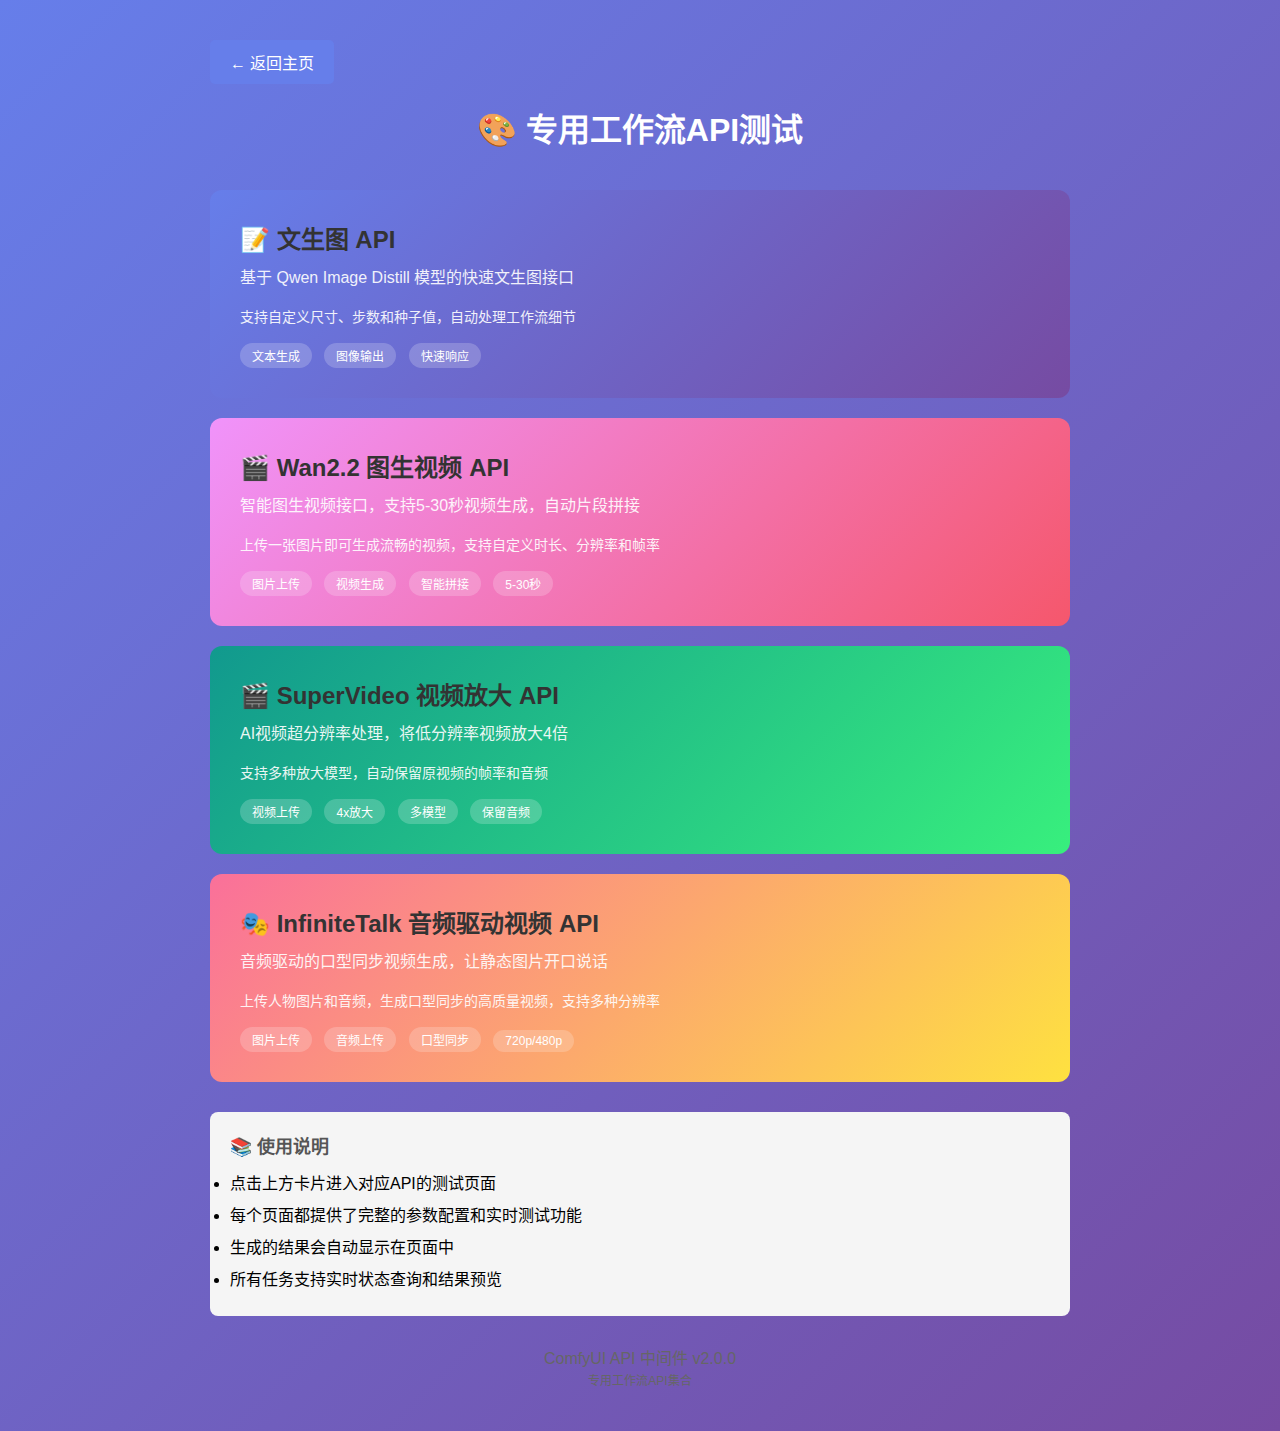
<file: static/specialized/index.html>
<!DOCTYPE html>
<html lang="zh-CN">
<head>
  <meta charset="UTF-8">
  <meta name="viewport" content="width=device-width, initial-scale=1.0">
  <title>专用工作流API测试</title>
  <link rel="stylesheet" href="style.css">
  <style>
    .api-card {
      background: linear-gradient(135deg, #667eea 0%, #764ba2 100%);
      color: white;
      padding: 30px;
      border-radius: 12px;
      margin-bottom: 20px;
      cursor: pointer;
      transition: transform 0.3s, box-shadow 0.3s;
    }
    
    .api-card:hover {
      transform: translateY(-5px);
      box-shadow: 0 10px 30px rgba(0,0,0,0.3);
    }
    
    .api-card h2 {
      margin: 0 0 10px 0;
      font-size: 24px;
    }
    
    .api-card p {
      margin: 5px 0;
      opacity: 0.9;
    }
    
    .api-card .tag {
      display: inline-block;
      background: rgba(255,255,255,0.2);
      padding: 4px 12px;
      border-radius: 20px;
      font-size: 12px;
      margin-right: 8px;
      margin-top: 10px;
    }
    
    .back-button {
      display: inline-block;
      padding: 10px 20px;
      background: #667eea;
      color: white;
      text-decoration: none;
      border-radius: 5px;
      margin-bottom: 20px;
    }
    
    .back-button:hover {
      background: #764ba2;
    }
  </style>
</head>
<body>
  <div class="container">
    <a href="/" class="back-button">← 返回主页</a>
    
    <h1 style="text-align: center; margin-bottom: 40px;">🎨 专用工作流API测试</h1>
    
    <div class="api-card" onclick="location.href='text2image.html'">
      <h2>📝 文生图 API</h2>
      <p>基于 Qwen Image Distill 模型的快速文生图接口</p>
      <p style="font-size: 14px; margin-top: 15px;">支持自定义尺寸、步数和种子值，自动处理工作流细节</p>
      <div>
        <span class="tag">文本生成</span>
        <span class="tag">图像输出</span>
        <span class="tag">快速响应</span>
      </div>
    </div>
    
    <div class="api-card" onclick="location.href='wan22_i2v.html'" style="background: linear-gradient(135deg, #f093fb 0%, #f5576c 100%);">
      <h2>🎬 Wan2.2 图生视频 API</h2>
      <p>智能图生视频接口，支持5-30秒视频生成，自动片段拼接</p>
      <p style="font-size: 14px; margin-top: 15px;">上传一张图片即可生成流畅的视频，支持自定义时长、分辨率和帧率</p>
      <div>
        <span class="tag">图片上传</span>
        <span class="tag">视频生成</span>
        <span class="tag">智能拼接</span>
        <span class="tag">5-30秒</span>
      </div>
    </div>
    
    <div class="api-card" onclick="location.href='super_video.html'" style="background: linear-gradient(135deg, #11998e 0%, #38ef7d 100%);">
      <h2>🎬 SuperVideo 视频放大 API</h2>
      <p>AI视频超分辨率处理，将低分辨率视频放大4倍</p>
      <p style="font-size: 14px; margin-top: 15px;">支持多种放大模型，自动保留原视频的帧率和音频</p>
      <div>
        <span class="tag">视频上传</span>
        <span class="tag">4x放大</span>
        <span class="tag">多模型</span>
        <span class="tag">保留音频</span>
      </div>
    </div>
    
    <div class="api-card" onclick="location.href='infinitetalk_i2v.html'" style="background: linear-gradient(135deg, #fa709a 0%, #fee140 100%);">
      <h2>🎭 InfiniteTalk 音频驱动视频 API</h2>
      <p>音频驱动的口型同步视频生成，让静态图片开口说话</p>
      <p style="font-size: 14px; margin-top: 15px;">上传人物图片和音频，生成口型同步的高质量视频，支持多种分辨率</p>
      <div>
        <span class="tag">图片上传</span>
        <span class="tag">音频上传</span>
        <span class="tag">口型同步</span>
        <span class="tag">720p/480p</span>
      </div>
    </div>
    
    <div style="background: #f5f5f5; padding: 20px; border-radius: 8px; margin-top: 30px;">
      <h3>📚 使用说明</h3>
      <ul style="line-height: 2;">
        <li>点击上方卡片进入对应API的测试页面</li>
        <li>每个页面都提供了完整的参数配置和实时测试功能</li>
        <li>生成的结果会自动显示在页面中</li>
        <li>所有任务支持实时状态查询和结果预览</li>
      </ul>
    </div>
    
    <div style="text-align: center; margin-top: 30px; color: #666;">
      <p>ComfyUI API 中间件 v2.0.0</p>
      <p style="font-size: 12px;">专用工作流API集合</p>
    </div>
  </div>
</body>
</html>
</file>
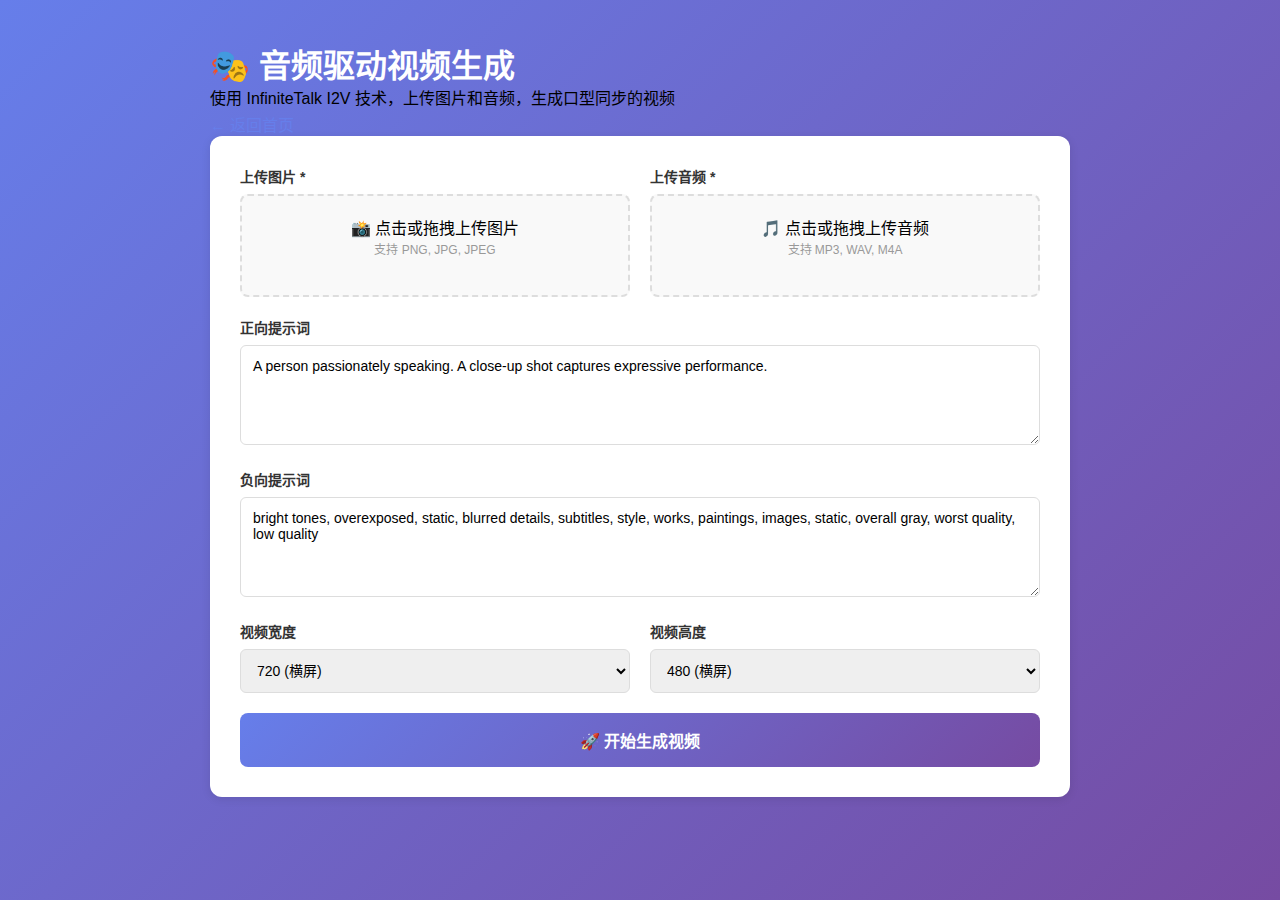
<file: static/specialized/infinitetalk_i2v.html>
<!DOCTYPE html>
<html lang="zh-CN">
<head>
  <meta charset="UTF-8">
  <meta name="viewport" content="width=device-width, initial-scale=1.0">
  <title>音频驱动视频生成 - InfiniteTalk I2V</title>
  <link rel="stylesheet" href="style.css">
  <style>
    .form-container {
      background: white;
      padding: 30px;
      border-radius: 12px;
      box-shadow: 0 2px 10px rgba(0,0,0,0.1);
      margin-bottom: 30px;
    }
    
    .form-group {
      margin-bottom: 20px;
    }
    
    .form-group label {
      display: block;
      margin-bottom: 8px;
      font-weight: 600;
      color: #333;
    }
    
    .form-group input, .form-group textarea, .form-group select {
      width: 100%;
      padding: 12px;
      border: 1px solid #ddd;
      border-radius: 6px;
      font-size: 14px;
      box-sizing: border-box;
      font-family: inherit;
    }
    
    .form-group textarea {
      min-height: 100px;
      resize: vertical;
    }
    
    .form-row {
      display: grid;
      grid-template-columns: 1fr 1fr;
      gap: 20px;
    }
    
    .file-upload-area {
      border: 2px dashed #ddd;
      border-radius: 8px;
      padding: 20px;
      text-align: center;
      cursor: pointer;
      transition: all 0.3s;
      background: #f9f9f9;
    }
    
    .file-upload-area:hover {
      border-color: #667eea;
      background: #f0f0ff;
    }
    
    .file-upload-area.dragover {
      border-color: #667eea;
      background: #e6e6ff;
    }
    
    .file-preview {
      margin-top: 15px;
      max-width: 100%;
    }
    
    .file-preview img {
      max-width: 100%;
      max-height: 300px;
      border-radius: 8px;
    }
    
    .file-preview audio {
      width: 100%;
      margin-top: 10px;
    }
    
    .file-info {
      margin-top: 10px;
      font-size: 14px;
      color: #666;
    }
    
    .submit-btn {
      width: 100%;
      padding: 15px;
      background: linear-gradient(135deg, #667eea 0%, #764ba2 100%);
      color: white;
      border: none;
      border-radius: 8px;
      font-size: 16px;
      font-weight: 600;
      cursor: pointer;
      transition: transform 0.2s;
    }
    
    .submit-btn:hover {
      transform: translateY(-2px);
    }
    
    .submit-btn:disabled {
      opacity: 0.6;
      cursor: not-allowed;
      transform: none;
    }
    
    .result-container {
      background: white;
      padding: 30px;
      border-radius: 12px;
      box-shadow: 0 2px 10px rgba(0,0,0,0.1);
      display: none;
    }
    
    .result-container.show {
      display: block;
    }
    
    .result-video {
      width: 100%;
      border-radius: 8px;
      margin-top: 15px;
    }
    
    .status-badge {
      display: inline-block;
      padding: 6px 12px;
      border-radius: 20px;
      font-size: 14px;
      font-weight: 600;
    }
    
    .status-pending {
      background: #fff3cd;
      color: #856404;
    }
    
    .status-running {
      background: #cfe2ff;
      color: #084298;
    }
    
    .status-completed {
      background: #d1e7dd;
      color: #0f5132;
    }
    
    .status-failed {
      background: #f8d7da;
      color: #842029;
    }
    
    .progress-bar {
      width: 100%;
      height: 8px;
      background: #e9ecef;
      border-radius: 4px;
      overflow: hidden;
      margin: 15px 0;
    }
    
    .progress-fill {
      height: 100%;
      background: linear-gradient(90deg, #667eea, #764ba2);
      transition: width 0.3s;
      animation: progress-animation 2s infinite;
    }
    
    @keyframes progress-animation {
      0% {
        background-position: 0% 50%;
      }
      50% {
        background-position: 100% 50%;
      }
      100% {
        background-position: 0% 50%;
      }
    }
    
    .info-box {
      background: #f8f9fa;
      padding: 15px;
      border-radius: 8px;
      margin-top: 15px;
    }
    
    .info-box h4 {
      margin: 0 0 10px 0;
      color: #333;
    }
    
    .info-item {
      display: flex;
      justify-content: space-between;
      padding: 5px 0;
      border-bottom: 1px solid #dee2e6;
    }
    
    .info-item:last-child {
      border-bottom: none;
    }
    
    .info-label {
      font-weight: 600;
      color: #666;
    }
    
    .info-value {
      color: #333;
    }
    
    .video-gallery {
      display: grid;
      gap: 20px;
      margin-top: 20px;
    }
    
    .video-item {
      background: #f8f9fa;
      padding: 20px;
      border-radius: 10px;
      box-shadow: 0 2px 8px rgba(0,0,0,0.1);
    }
    
    .video-item h4 {
      margin: 0 0 15px 0;
      color: #333;
      font-size: 16px;
    }
    
    .video-actions {
      display: flex;
      gap: 10px;
      margin-top: 15px;
      flex-wrap: wrap;
    }
    
    .download-btn {
      display: inline-block;
      padding: 10px 20px;
      background: linear-gradient(135deg, #667eea 0%, #764ba2 100%);
      color: white;
      text-decoration: none;
      border-radius: 8px;
      font-size: 14px;
      font-weight: 600;
      transition: transform 0.2s;
    }
    
    .download-btn:hover {
      transform: translateY(-2px);
    }
  </style>
</head>
<body>
  <div class="container">
    <div class="header">
      <h1>🎭 音频驱动视频生成</h1>
      <p>使用 InfiniteTalk I2V 技术，上传图片和音频，生成口型同步的视频</p>
      <a href="index.html" class="back-link">← 返回首页</a>
    </div>

    <div class="form-container">
      <form id="generateForm">
        <!-- 文件上传区域 -->
        <div class="form-row">
          <div class="form-group">
            <label for="imageUpload">上传图片 *</label>
            <div class="file-upload-area" id="imageDropZone">
              <input type="file" id="imageUpload" accept="image/*" style="display: none;">
              <div class="upload-text">
                <p>📸 点击或拖拽上传图片</p>
                <p style="font-size: 12px; color: #999;">支持 PNG, JPG, JPEG</p>
              </div>
              <div id="imagePreview" class="file-preview"></div>
            </div>
          </div>

          <div class="form-group">
            <label for="audioUpload">上传音频 *</label>
            <div class="file-upload-area" id="audioDropZone">
              <input type="file" id="audioUpload" accept="audio/*" style="display: none;">
              <div class="upload-text">
                <p>🎵 点击或拖拽上传音频</p>
                <p style="font-size: 12px; color: #999;">支持 MP3, WAV, M4A</p>
              </div>
              <div id="audioPreview" class="file-preview"></div>
            </div>
          </div>
        </div>

        <!-- 提示词 -->
        <div class="form-group">
          <label for="prompt">正向提示词</label>
          <textarea 
            id="prompt" 
            placeholder="描述期望的视频内容..."
          >A person passionately speaking. A close-up shot captures expressive performance.</textarea>
        </div>

        <div class="form-group">
          <label for="negativePrompt">负向提示词</label>
          <textarea 
            id="negativePrompt" 
            placeholder="描述不希望出现的内容..."
          >bright tones, overexposed, static, blurred details, subtitles, style, works, paintings, images, static, overall gray, worst quality, low quality</textarea>
        </div>

        <!-- 视频参数 -->
        <div class="form-row">
          <div class="form-group">
            <label for="width">视频宽度</label>
            <select id="width">
              <option value="720">720 (横屏)</option>
              <option value="480">480 (竖屏)</option>
              <option value="832">832 (宽屏)</option>
            </select>
          </div>

          <div class="form-group">
            <label for="height">视频高度</label>
            <select id="height">
              <option value="480">480 (横屏)</option>
              <option value="720">720 (竖屏)</option>
            </select>
          </div>
        </div>

        <!-- 隐藏的参数（使用默认值）-->
        <input type="hidden" id="audioStartTime" value="0:00">
        <input type="hidden" id="audioEndTime" value="10:00">
        <input type="hidden" id="steps" value="4">
        <input type="hidden" id="cfg" value="1.0">
        <input type="hidden" id="shift" value="11.0">
        <input type="hidden" id="fps" value="25">
        <input type="hidden" id="seed" value="">
        <input type="hidden" id="timeout" value="600">
        
        <!-- 音频时长显示 -->
        <div id="audioDurationInfo" style="display: none; margin: 15px 0; padding: 15px; background: #e3f2fd; border-radius: 8px; color: #1976d2;">
          <strong>📊 音频信息：</strong>
          <span id="audioDurationText"></span>
        </div>

        <button type="submit" class="submit-btn" id="submitBtn">
          🚀 开始生成视频
        </button>
      </form>
    </div>

    <!-- 结果显示区域 -->
    <div class="result-container" id="resultContainer">
      <h2>生成结果</h2>
      <div class="status-info">
        <span>状态: </span>
        <span class="status-badge" id="statusBadge">等待中</span>
      </div>
      
      <div class="progress-bar" id="progressBar" style="display: none;">
        <div class="progress-fill" style="width: 100%;"></div>
      </div>

      <div class="info-box">
        <h4>任务信息</h4>
        <div class="info-item">
          <span class="info-label">任务ID:</span>
          <span class="info-value" id="taskId">-</span>
        </div>
        <div class="info-item">
          <span class="info-label">视频尺寸:</span>
          <span class="info-value" id="videoSize">-</span>
        </div>
        <div class="info-item">
          <span class="info-label">随机种子:</span>
          <span class="info-value" id="seedValue">-</span>
        </div>
      </div>

      <div id="videoResult"></div>
      <div id="errorMessage" style="color: #dc3545; margin-top: 15px;"></div>
    </div>
  </div>

  <script src="infinitetalk_i2v.js"></script>
</body>
</html>
</file>
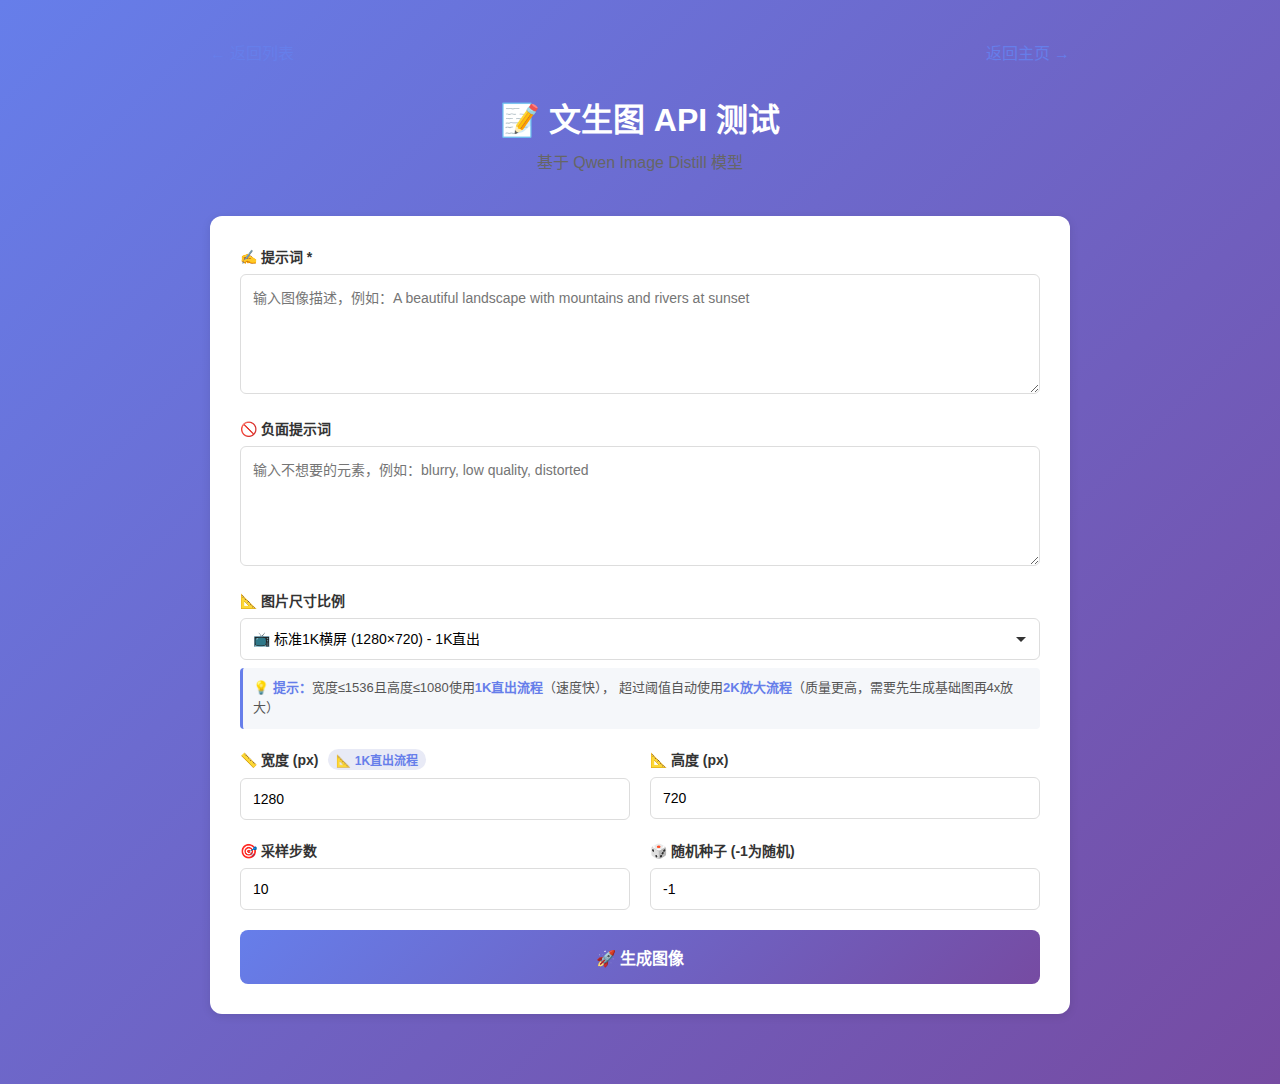
<file: static/specialized/text2image.html>
<!DOCTYPE html>
<html lang="zh-CN">
<head>
  <meta charset="UTF-8">
  <meta name="viewport" content="width=device-width, initial-scale=1.0">
  <title>文生图 API 测试</title>
  <link rel="stylesheet" href="style.css">
  <style>
    .form-container {
      background: white;
      padding: 30px;
      border-radius: 12px;
      box-shadow: 0 2px 10px rgba(0,0,0,0.1);
      margin-bottom: 30px;
    }
    
    .form-group {
      margin-bottom: 20px;
    }
    
    .form-group label {
      display: block;
      margin-bottom: 8px;
      font-weight: 600;
      color: #333;
    }
    
    .form-group input, .form-group textarea, .form-group select {
      width: 100%;
      padding: 12px;
      border: 1px solid #ddd;
      border-radius: 6px;
      font-size: 14px;
      box-sizing: border-box;
      font-family: inherit;
    }
    
    .form-group select {
      cursor: pointer;
      background-color: white;
      appearance: none;
      background-image: url("data:image/svg+xml,%3Csvg xmlns='http://www.w3.org/2000/svg' width='12' height='12' viewBox='0 0 12 12'%3E%3Cpath fill='%23333' d='M6 9L1 4h10z'/%3E%3C/svg%3E");
      background-repeat: no-repeat;
      background-position: right 12px center;
      padding-right: 36px;
    }
    
    .form-group textarea {
      min-height: 120px;
      resize: vertical;
    }
    
    .form-row {
      display: grid;
      grid-template-columns: 1fr 1fr;
      gap: 20px;
    }
    
    .submit-btn {
      width: 100%;
      padding: 15px;
      background: linear-gradient(135deg, #667eea 0%, #764ba2 100%);
      color: white;
      border: none;
      border-radius: 8px;
      font-size: 16px;
      font-weight: 600;
      cursor: pointer;
      transition: transform 0.2s;
    }
    
    .submit-btn:hover {
      transform: translateY(-2px);
    }
    
    .submit-btn:disabled {
      opacity: 0.6;
      cursor: not-allowed;
    }
    
    .result-container {
      background: white;
      padding: 30px;
      border-radius: 12px;
      box-shadow: 0 2px 10px rgba(0,0,0,0.1);
      display: none;
    }
    
    .result-container.show {
      display: block;
    }
    
    .result-image {
      width: 100%;
      border-radius: 8px;
      margin-top: 15px;
    }
    
    .status-badge {
      display: inline-block;
      padding: 6px 15px;
      border-radius: 20px;
      font-size: 14px;
      font-weight: 600;
    }
    
    .status-submitted { background: #ffd93d; color: #333; }
    .status-running { background: #6bcf7f; color: white; }
    .status-completed { background: #4caf50; color: white; }
    .status-failed { background: #f44336; color: white; }
    
    .aspect-ratio-hint {
      margin-top: 8px;
      padding: 10px;
      background: #f5f7fa;
      border-left: 3px solid #667eea;
      border-radius: 4px;
      font-size: 13px;
      color: #555;
      line-height: 1.6;
    }
    
    .aspect-ratio-hint strong {
      color: #667eea;
    }
    
    .size-info {
      display: inline-block;
      margin-left: 10px;
      padding: 2px 8px;
      background: #e8eaf6;
      border-radius: 12px;
      font-size: 12px;
      color: #667eea;
      font-weight: 600;
    }
  </style>
</head>
<body>
  <div class="container">
    <div style="display: flex; justify-content: space-between; align-items: center; margin-bottom: 30px;">
      <a href="index.html" style="text-decoration: none; color: #667eea;">← 返回列表</a>
      <a href="/" style="text-decoration: none; color: #667eea;">返回主页 →</a>
    </div>
    
    <h1 style="text-align: center; margin-bottom: 10px;">📝 文生图 API 测试</h1>
    <p style="text-align: center; color: #666; margin-bottom: 40px;">基于 Qwen Image Distill 模型</p>
    
    <div class="form-container">
      <form id="text2imageForm">
        <div class="form-group">
          <label for="prompt">✍️ 提示词 *</label>
          <textarea 
            id="prompt" 
            name="prompt" 
            required
            placeholder="输入图像描述，例如：A beautiful landscape with mountains and rivers at sunset"></textarea>
        </div>
        
        <div class="form-group">
          <label for="negative_prompt">🚫 负面提示词</label>
          <textarea 
            id="negative_prompt" 
            name="negative_prompt"
            placeholder="输入不想要的元素，例如：blurry, low quality, distorted"></textarea>
        </div>
        
        <div class="form-group">
          <label for="aspectRatio">📐 图片尺寸比例</label>
          <select id="aspectRatio" name="aspectRatio">
            <option value="custom">🎨 自定义</option>
            
            <optgroup label="━━━ 标准比例 ━━━">
              <option value="1280x720" selected>📺 标准1K横屏 (1280×720) - 1K直出</option>
              <option value="720x1280">📱 标准1K竖屏 (720×1280) - 2K放大</option>
              <option value="2560x1440">🖥️ 标准2K横屏 (2560×1440) - 2K放大</option>
              <option value="1440x2560">📱 标准2K竖屏 (1440×2560) - 2K放大</option>
            </optgroup>
            
            <optgroup label="━━━ 超宽屏 21:9 ━━━">
              <option value="1512x648">🎬 21:9-1K横屏 (1512×648) - 1K直出</option>
              <option value="2560x1080">🎬 21:9-2K横屏 (2560×1080) - 2K放大</option>
              <option value="464x1080">📱 9:21-1K竖屏 (464×1080) - 1K直出</option>
              <option value="1080x2560">📱 9:21-2K竖屏 (1080×2560) - 2K放大</option>
            </optgroup>
            
            <optgroup label="━━━ 全高清 16:9 ━━━">
              <option value="1536x864">🎥 16:9-1K横屏 (1536×864) - 1K直出</option>
              <option value="1920x1080">🎥 16:9-2K横屏 (1920×1080) - 2K放大</option>
              <option value="608x1080">📱 9:16-1K竖屏 (608×1080) - 1K直出</option>
              <option value="1080x1920">📱 9:16-2K竖屏 (1080×1920) - 2K放大</option>
            </optgroup>
            
            <optgroup label="━━━ 传统比例 4:3 ━━━">
              <option value="1024x768">🖼️ 4:3横屏 (1024×768) - 1K直出</option>
              <option value="768x1024">📱 3:4竖屏 (768×1024) - 1K直出</option>
              <option value="2048x1536">🖼️ 4:3-2K横屏 (2048×1536) - 2K放大</option>
              <option value="1536x2048">📱 3:4-2K竖屏 (1536×2048) - 2K放大</option>
            </optgroup>
            
            <optgroup label="━━━ 方形 1:1 ━━━">
              <option value="1080x1080">⬛ 1:1方形 (1080×1080) - 1K直出</option>
              <option value="2160x2160">⬛ 1:1-2K方形 (2160×2160) - 2K放大</option>
            </optgroup>
          </select>
          <div class="aspect-ratio-hint">
            💡 <strong>提示：</strong>宽度≤1536且高度≤1080使用<strong>1K直出流程</strong>（速度快），
            超过阈值自动使用<strong>2K放大流程</strong>（质量更高，需要先生成基础图再4x放大）
          </div>
        </div>
        
        <div class="form-row">
          <div class="form-group">
            <label for="width">📏 宽度 (px)</label>
            <input type="number" id="width" name="width" value="1280" min="256" max="2560" step="8">
          </div>
          
          <div class="form-group">
            <label for="height">📐 高度 (px)</label>
            <input type="number" id="height" name="height" value="720" min="256" max="2560" step="8">
          </div>
        </div>
        
        <div class="form-row">
          <div class="form-group">
            <label for="steps">🎯 采样步数</label>
            <input type="number" id="steps" name="steps" value="10" min="1" max="100">
          </div>
          
          <div class="form-group">
            <label for="seed">🎲 随机种子 (-1为随机)</label>
            <input type="number" id="seed" name="seed" value="-1">
          </div>
        </div>
        
        <button type="submit" class="submit-btn" id="submitBtn">
          🚀 生成图像
        </button>
      </form>
    </div>
    
    <div class="result-container" id="resultContainer">
      <h2>生成结果</h2>
      <div id="taskInfo" style="margin: 20px 0;">
        <p><strong>任务ID:</strong> <span id="taskId">-</span></p>
        <p><strong>状态:</strong> <span id="taskStatus" class="status-badge status-submitted">提交中</span></p>
        <div id="progressText" style="color: #666; margin-top: 15px; padding: 15px; background: #f5f7fa; border-radius: 8px; line-height: 1.8; font-size: 14px;"></div>
      </div>
      
      <div id="imageResult"></div>
    </div>
  </div>
  
  <script src="text2image.js"></script>
</body>
</html>
</file>
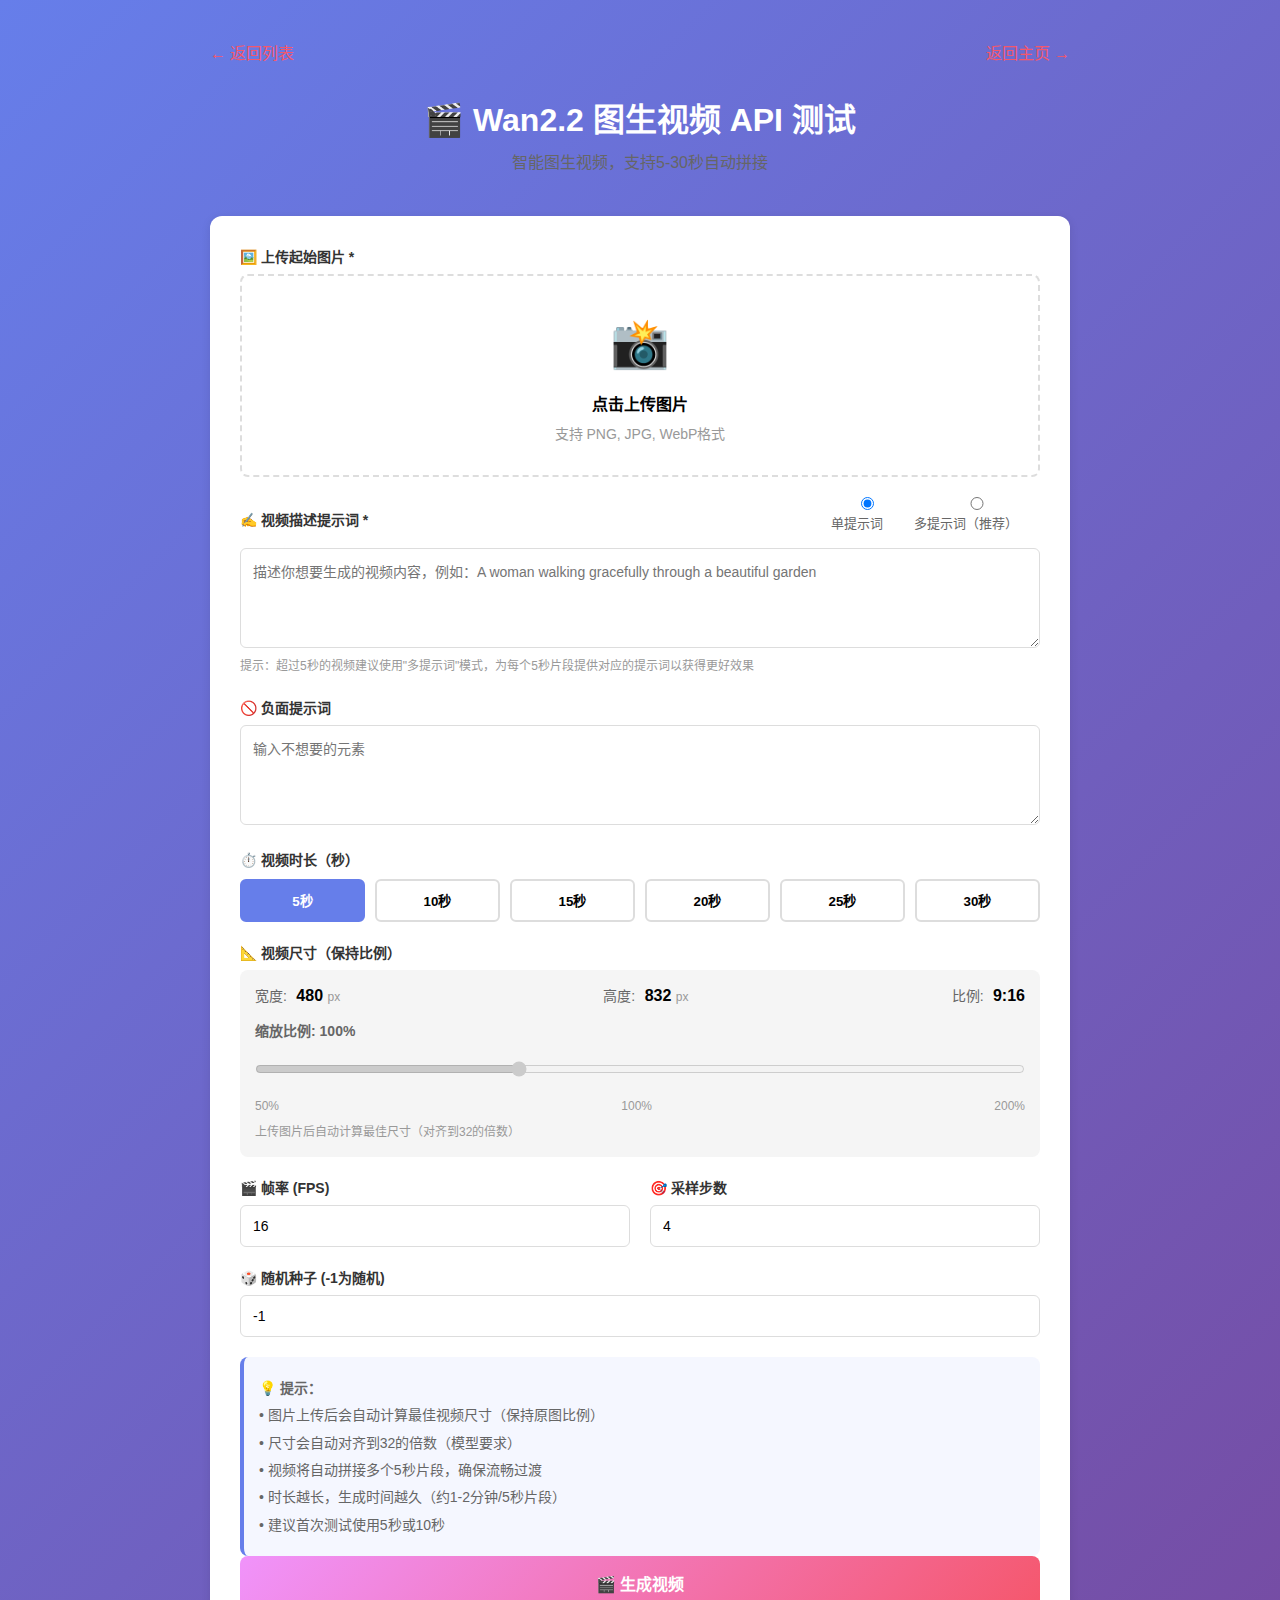
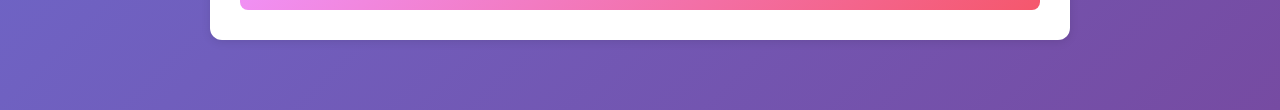
<file: static/specialized/wan22_i2v.html>
<!DOCTYPE html>
<html lang="zh-CN">
<head>
  <meta charset="UTF-8">
  <meta name="viewport" content="width=device-width, initial-scale=1.0">
  <title>Wan2.2 图生视频 API 测试</title>
  <link rel="stylesheet" href="style.css">
  <style>
    .form-container {
      background: white;
      padding: 30px;
      border-radius: 12px;
      box-shadow: 0 2px 10px rgba(0,0,0,0.1);
      margin-bottom: 30px;
    }
    
    .form-group {
      margin-bottom: 20px;
    }
    
    .form-group label {
      display: block;
      margin-bottom: 8px;
      font-weight: 600;
      color: #333;
    }
    
    .form-group input, .form-group textarea {
      width: 100%;
      padding: 12px;
      border: 1px solid #ddd;
      border-radius: 6px;
      font-size: 14px;
      box-sizing: border-box;
    }
    
    .form-group textarea {
      min-height: 100px;
      resize: vertical;
    }
    
    .form-row {
      display: grid;
      grid-template-columns: 1fr 1fr;
      gap: 20px;
    }
    
    .image-upload {
      border: 2px dashed #ddd;
      border-radius: 8px;
      padding: 30px;
      text-align: center;
      cursor: pointer;
      transition: all 0.3s;
    }
    
    .image-upload:hover {
      border-color: #667eea;
      background: #f5f7ff;
    }
    
    .image-upload.has-image {
      border-color: #4caf50;
      background: #f1f8f4;
    }
    
    .image-preview {
      max-width: 100%;
      max-height: 300px;
      border-radius: 8px;
      margin-top: 15px;
    }
    
    .duration-selector {
      display: grid;
      grid-template-columns: repeat(6, 1fr);
      gap: 10px;
      margin-top: 10px;
    }
    
    .duration-btn {
      padding: 10px;
      border: 2px solid #ddd;
      border-radius: 6px;
      background: white;
      cursor: pointer;
      font-weight: 600;
      transition: all 0.3s;
    }
    
    .duration-btn:hover {
      border-color: #667eea;
    }
    
    .duration-btn.active {
      border-color: #667eea;
      background: #667eea;
      color: white;
    }
    
    .submit-btn {
      width: 100%;
      padding: 15px;
      background: linear-gradient(135deg, #f093fb 0%, #f5576c 100%);
      color: white;
      border: none;
      border-radius: 8px;
      font-size: 16px;
      font-weight: 600;
      cursor: pointer;
      transition: transform 0.2s;
    }
    
    .submit-btn:hover {
      transform: translateY(-2px);
    }
    
    .submit-btn:disabled {
      opacity: 0.6;
      cursor: not-allowed;
    }
    
    .result-container {
      background: white;
      padding: 30px;
      border-radius: 12px;
      box-shadow: 0 2px 10px rgba(0,0,0,0.1);
      display: none;
    }
    
    .result-container.show {
      display: block;
    }
    
    .status-badge {
      display: inline-block;
      padding: 6px 15px;
      border-radius: 20px;
      font-size: 14px;
      font-weight: 600;
    }
    
    .status-submitted { background: #ffd93d; color: #333; }
    .status-running { background: #6bcf7f; color: white; }
    .status-completed { background: #4caf50; color: white; }
    .status-failed { background: #f44336; color: white; }
    
    .video-result {
      width: 100%;
      border-radius: 8px;
      margin-top: 15px;
    }
    
    .info-box {
      background: #f5f7ff;
      padding: 15px;
      border-radius: 8px;
      margin-top: 20px;
    }
    
    .info-box p {
      margin: 5px 0;
      color: #666;
      font-size: 14px;
    }
    
    .prompt-item {
      margin-bottom: 15px;
      padding: 15px;
      background: #f9f9f9;
      border-radius: 8px;
      border: 1px solid #e0e0e0;
    }
    
    .prompt-item-header {
      display: flex;
      justify-content: space-between;
      align-items: center;
      margin-bottom: 8px;
    }
    
    .prompt-item-label {
      font-weight: 600;
      color: #667eea;
      font-size: 14px;
    }
    
    .prompt-item-time {
      color: #999;
      font-size: 12px;
    }
    
    .prompt-item textarea {
      width: 100%;
      min-height: 80px;
      padding: 10px;
      border: 1px solid #ddd;
      border-radius: 6px;
      font-size: 14px;
      box-sizing: border-box;
      resize: vertical;
    }
    
    .prompt-item textarea:focus {
      outline: none;
      border-color: #667eea;
      box-shadow: 0 0 0 3px rgba(102, 126, 234, 0.1);
    }
    
    .prompt-mode-switch handle:radio {
      margin-right: 5px;
    }
  </style>
</head>
<body>
  <div class="container">
    <div style="display: flex; justify-content: space-between; align-items: center; margin-bottom: 30px;">
      <a href="index.html" style="text-decoration: none; color: #f5576c;">← 返回列表</a>
      <a href="/" style="text-decoration: none; color: #f5576c;">返回主页 →</a>
    </div>
    
    <h1 style="text-align: center; margin-bottom: 10px;">🎬 Wan2.2 图生视频 API 测试</h1>
    <p style="text-align: center; color: #666; margin-bottom: 40px;">智能图生视频，支持5-30秒自动拼接</p>
    
    <div class="form-container">
      <form id="wan22Form">
        <div class="form-group">
          <label>🖼️ 上传起始图片 *</label>
          <div class="image-upload" id="imageUpload" onclick="document.getElementById('imageFile').click()">
            <div id="uploadPlaceholder">
              <p style="font-size: 48px; margin: 0;">📸</p>
              <p style="margin: 10px 0 5px 0; font-weight: 600;">点击上传图片</p>
              <p style="margin: 0; color: #999; font-size: 14px;">支持 PNG, JPG, WebP格式</p>
            </div>
            <img id="imagePreview" class="image-preview" style="display: none;">
          </div>
          <input type="file" id="imageFile" accept="image/*" style="display: none;">
        </div>
        
        <div class="form-group">
          <div style="display: flex; justify-content: space-between; align-items: center; margin-bottom: 8px;">
            <label for="prompt" style="margin-bottom: 0;">✍️ 视频描述提示词 *</label>
            <div style="display: flex; gap: 10px; align-items: center;">
              <label style="font-size: 13px; font-weight: normal; color: #666; cursor: pointer;">
                <input type="radio" name="promptMode" value="single" checked style="margin-right: 5px;">
                单提示词
              </label>
              <label style="font-size: 13px; font-weight: normal; color: #666; cursor: pointer;">
                <input type="radio" name="promptMode" value="multiple" style="margin-right: 5px;">
                多提示词（推荐）
              </label>
            </div>
          </div>
          <div id="singlePromptContainer">
            <textarea 
              id="prompt" 
              name="prompt" 
              required
              placeholder="描述你想要生成的视频内容，例如：A woman walking gracefully through a beautiful garden"></textarea>
            <p id="singlePromptHint" style="color: #999; font-size: 12px; margin-top: 5px; margin-bottom: 0;">
              提示：超过5秒的视频建议使用"多提示词"模式，为每个5秒片段提供对应的提示词以获得更好效果
            </p>
          </div>
          <div id="multiplePromptsContainer" style="display: none;">
            <div id="promptsList"></div>
            <p style="color: #999; font-size: 12px; margin-top: 10px; margin-bottom: 0;">
              💡 为每个5秒片段提供对应的提示词，可以让视频内容更丰富连贯
            </p>
          </div>
        </div>
        
        <div class="form-group">
          <label for="negative_prompt">🚫 负面提示词</label>
          <textarea 
            id="negative_prompt" 
            name="negative_prompt"
            placeholder="输入不想要的元素"></textarea>
        </div>
        
        <div class="form-group">
          <label>⏱️ 视频时长（秒）</label>
          <div class="duration-selector">
            <button type="button" class="duration-btn active" data-duration="5">5秒</button>
            <button type="button" class="duration-btn" data-duration="10">10秒</button>
            <button type="button" class="duration-btn" data-duration="15">15秒</button>
            <button type="button" class="duration-btn" data-duration="20">20秒</button>
            <button type="button" class="duration-btn" data-duration="25">25秒</button>
            <button type="button" class="duration-btn" data-duration="30">30秒</button>
          </div>
          <input type="hidden" id="duration" name="duration" value="5">
        </div>
        
        <div class="form-group">
          <label>📐 视频尺寸（保持比例）</label>
          <div style="background: #f5f5f5; padding: 15px; border-radius: 8px;">
            <div style="display: flex; justify-content: space-between; margin-bottom: 10px;">
              <div>
                <span style="color: #666; font-size: 14px;">宽度:</span>
                <span id="widthDisplay" style="font-weight: 600; margin-left: 5px;">480</span>
                <span style="color: #999; font-size: 12px;">px</span>
              </div>
              <div>
                <span style="color: #666; font-size: 14px;">高度:</span>
                <span id="heightDisplay" style="font-weight: 600; margin-left: 5px;">832</span>
                <span style="color: #999; font-size: 12px;">px</span>
              </div>
              <div>
                <span style="color: #666; font-size: 14px;">比例:</span>
                <span id="ratioDisplay" style="font-weight: 600; margin-left: 5px;">9:16</span>
              </div>
            </div>
            <div style="margin-top: 15px;">
              <label for="scaleSlider" style="display: block; margin-bottom: 8px; font-size: 14px; color: #666;">
                缩放比例: <span id="scaleValue">100</span>%
              </label>
              <input 
                type="range" 
                id="scaleSlider" 
                min="50" 
                max="200" 
                value="100" 
                step="5"
                style="width: 100%;"
                disabled>
              <div style="display: flex; justify-content: space-between; margin-top: 5px; font-size: 12px; color: #999;">
                <span>50%</span>
                <span>100%</span>
                <span>200%</span>
              </div>
            </div>
            <p id="dimensionHint" style="color: #999; font-size: 12px; margin-top: 10px; margin-bottom: 0;">
              上传图片后自动计算最佳尺寸（对齐到32的倍数）
            </p>
          </div>
          <input type="hidden" id="width" name="width" value="480">
          <input type="hidden" id="height" name="height" value="832">
        </div>
        
        <div class="form-row">
          <div class="form-group">
            <label for="frame_rate">🎬 帧率 (FPS)</label>
            <input type="number" id="frame_rate" name="frame_rate" value="16" min="8" max="30">
          </div>
          
          <div class="form-group">
            <label for="steps">🎯 采样步数</label>
            <input type="number" id="steps" name="steps" value="4" min="1" max="20">
          </div>
        </div>
        
        <div class="form-group">
          <label for="seed">🎲 随机种子 (-1为随机)</label>
          <input type="number" id="seed" name="seed" value="-1">
        </div>
        
        <div class="info-box">
          <p><strong>💡 提示：</strong></p>
          <p>• 图片上传后会自动计算最佳视频尺寸（保持原图比例）</p>
          <p>• 尺寸会自动对齐到32的倍数（模型要求）</p>
          <p>• 视频将自动拼接多个5秒片段，确保流畅过渡</p>
          <p>• 时长越长，生成时间越久（约1-2分钟/5秒片段）</p>
          <p>• 建议首次测试使用5秒或10秒</p>
        </div>
        
        <button type="submit" class="submit-btn" id="submitBtn">
          🎬 生成视频
        </button>
      </form>
    </div>
    
    <div class="result-container" id="resultContainer">
      <h2>生成结果</h2>
      <div id="taskInfo" style="margin: 20px 0;">
        <p><strong>任务ID:</strong> <span id="taskId">-</span></p>
        <p><strong>状态:</strong> <span id="taskStatus" class="status-badge status-submitted">提交中</span></p>
        <p><strong>视频时长:</strong> <span id="videoDuration">-</span> 秒</p>
        <p><strong>片段数:</strong> <span id="segmentCount">-</span></p>
        <p id="progressText" style="color: #666; margin-top: 10px;"></p>
      </div>
      
      <div id="videoResult"></div>
    </div>
  </div>
  
  <script src="wan22_i2v.js"></script>
</body>
</html>
</file>
<file: static/specialized/style.css>
/**
 * 专用工作流API测试页面 - 共享样式
 */

* {
  margin: 0;
  padding: 0;
  box-sizing: border-box;
}

body {
  font-family: -apple-system, BlinkMacSystemFont, 'Segoe UI', Roboto, 'Helvetica Neue', Arial, sans-serif;
  background: linear-gradient(135deg, #667eea 0%, #764ba2 100%);
  min-height: 100vh;
  padding: 20px;
}

.container {
  max-width: 900px;
  margin: 0 auto;
  padding: 20px;
}

h1 {
  color: white;
  font-size: 32px;
  font-weight: 700;
}

h2 {
  color: #333;
  font-size: 24px;
  margin-bottom: 15px;
}

h3 {
  color: #555;
  font-size: 18px;
  margin-bottom: 10px;
}

p {
  line-height: 1.6;
}

/* 表单样式 */
.form-container {
  background: white;
  padding: 30px;
  border-radius: 12px;
  box-shadow: 0 4px 20px rgba(0,0,0,0.1);
  animation: fadeInUp 0.5s ease-out;
}

.form-group {
  margin-bottom: 20px;
}

.form-group label {
  display: block;
  margin-bottom: 8px;
  font-weight: 600;
  color: #333;
  font-size: 14px;
}

.form-group input,
.form-group textarea,
.form-group select {
  width: 100%;
  padding: 12px;
  border: 1px solid #ddd;
  border-radius: 6px;
  font-size: 14px;
  font-family: inherit;
  transition: border-color 0.3s, box-shadow 0.3s;
}

.form-group input:focus,
.form-group textarea:focus,
.form-group select:focus {
  outline: none;
  border-color: #667eea;
  box-shadow: 0 0 0 3px rgba(102, 126, 234, 0.1);
}

.form-group textarea {
  min-height: 100px;
  resize: vertical;
}

.form-row {
  display: grid;
  grid-template-columns: 1fr 1fr;
  gap: 20px;
}

/* 按钮样式 */
button {
  font-family: inherit;
  transition: all 0.3s;
}

button:hover:not(:disabled) {
  transform: translateY(-2px);
  box-shadow: 0 4px 12px rgba(0,0,0,0.15);
}

button:disabled {
  opacity: 0.6;
  cursor: not-allowed;
  transform: none !important;
}

.submit-btn {
  width: 100%;
  padding: 15px;
  background: linear-gradient(135deg, #667eea 0%, #764ba2 100%);
  color: white;
  border: none;
  border-radius: 8px;
  font-size: 16px;
  font-weight: 600;
  cursor: pointer;
}

/* 结果容器 */
.result-container {
  background: white;
  padding: 30px;
  border-radius: 12px;
  box-shadow: 0 4px 20px rgba(0,0,0,0.1);
  margin-top: 30px;
  display: none;
  animation: fadeInUp 0.5s ease-out;
}

.result-container.show {
  display: block;
}

/* 状态徽章 */
.status-badge {
  display: inline-block;
  padding: 6px 15px;
  border-radius: 20px;
  font-size: 14px;
  font-weight: 600;
  animation: pulse 2s infinite;
}

.status-submitted {
  background: #ffd93d;
  color: #333;
}

.status-running {
  background: #6bcf7f;
  color: white;
}

.status-completed {
  background: #4caf50;
  color: white;
  animation: none;
}

.status-failed {
  background: #f44336;
  color: white;
  animation: shake 0.5s;
}

/* 加载动画 */
.loading-spinner {
  display: inline-block;
  width: 20px;
  height: 20px;
  border: 3px solid rgba(255,255,255,0.3);
  border-radius: 50%;
  border-top-color: white;
  animation: spin 1s linear infinite;
}

@keyframes spin {
  to { transform: rotate(360deg); }
}

@keyframes pulse {
  0%, 100% { opacity: 1; }
  50% { opacity: 0.7; }
}

@keyframes shake {
  0%, 100% { transform: translateX(0); }
  25% { transform: translateX(-5px); }
  75% { transform: translateX(5px); }
}

@keyframes fadeInUp {
  from {
    opacity: 0;
    transform: translateY(20px);
  }
  to {
    opacity: 1;
    transform: translateY(0);
  }
}

/* 图片/视频结果 */
.result-image,
.result-video {
  max-width: 100%;
  border-radius: 8px;
  box-shadow: 0 4px 15px rgba(0,0,0,0.1);
  margin-top: 15px;
}

/* 进度文本 */
#progressText {
  color: #666;
  font-size: 14px;
  margin-top: 10px;
  line-height: 1.6;
}

/* 链接样式 */
a {
  color: #667eea;
  text-decoration: none;
  transition: color 0.3s;
}

a:hover {
  color: #764ba2;
  text-decoration: underline;
}

/* 信息框 */
.info-box {
  background: #f5f7ff;
  padding: 15px;
  border-radius: 8px;
  margin-top: 15px;
  border-left: 4px solid #667eea;
}

.info-box p {
  margin: 5px 0;
  color: #666;
  font-size: 14px;
}

/* 错误提示 */
.error-message {
  background: #ffebee;
  color: #c62828;
  padding: 15px;
  border-radius: 8px;
  border-left: 4px solid #f44336;
  margin-top: 15px;
}

/* 成功提示 */
.success-message {
  background: #e8f5e9;
  color: #2e7d32;
  padding: 15px;
  border-radius: 8px;
  border-left: 4px solid #4caf50;
  margin-top: 15px;
}

/* 响应式设计 */
@media (max-width: 768px) {
  body {
    padding: 10px;
  }
  
  .container {
    padding: 10px;
  }
  
  h1 {
    font-size: 24px;
  }
  
  .form-container,
  .result-container {
    padding: 20px;
  }
  
  .form-row {
    grid-template-columns: 1fr;
  }
  
  .duration-selector {
    grid-template-columns: repeat(3, 1fr) !important;
  }
}

/* 暗色模式支持 */
@media (prefers-color-scheme: dark) {
  /* 可以添加暗色模式样式 */
}

/* 工具类 */
.text-center {
  text-align: center;
}

.mt-10 {
  margin-top: 10px;
}

.mt-20 {
  margin-top: 20px;
}

.mb-10 {
  margin-bottom: 10px;
}

.mb-20 {
  margin-bottom: 20px;
}
</file>
